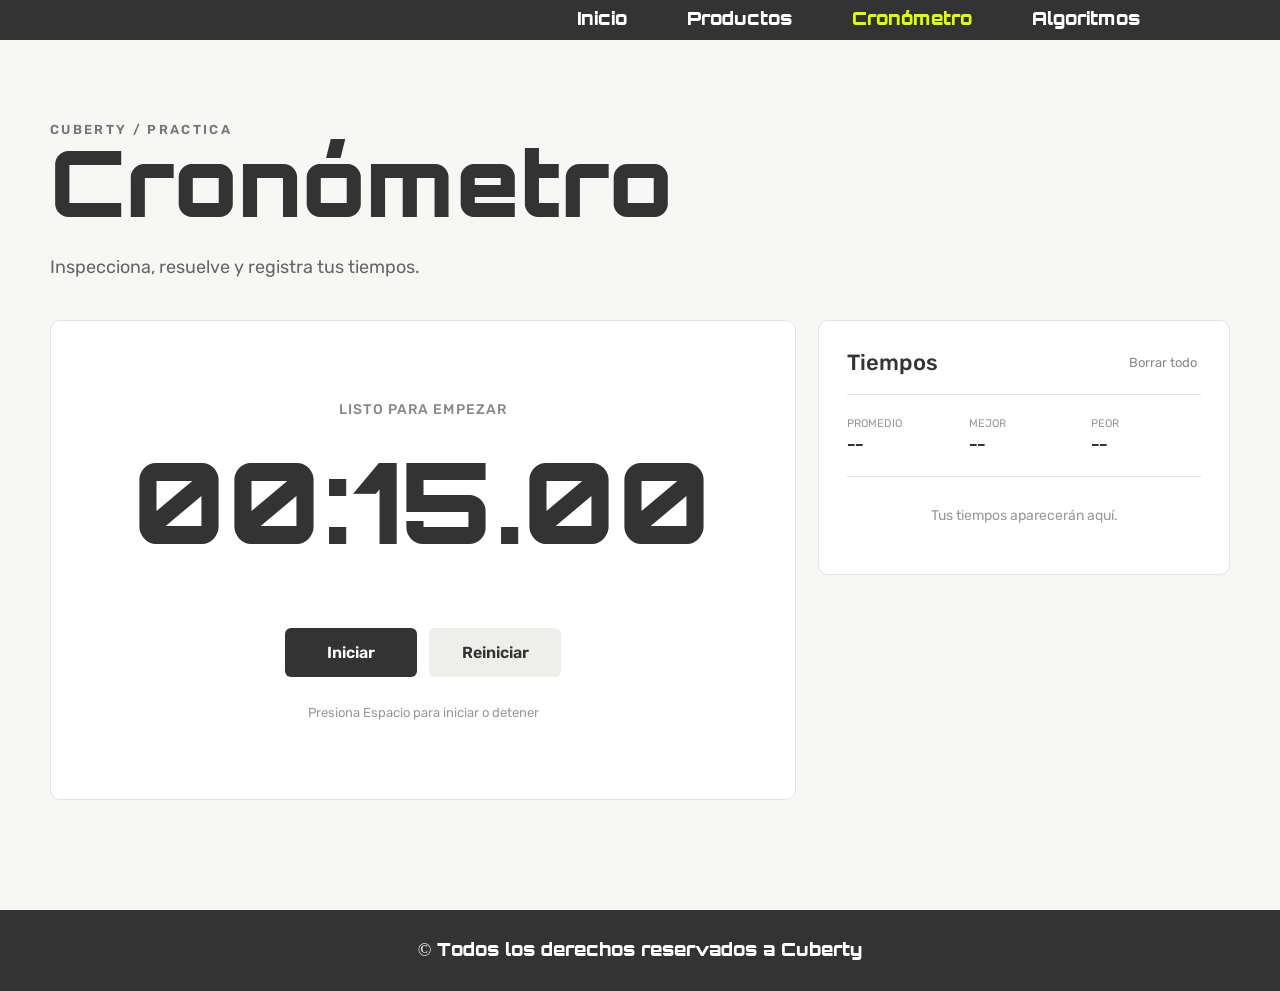
<file: cronometro.html>
<!DOCTYPE html>
<html lang="es">
<head>
    <meta charset="UTF-8">
    <meta name="viewport" content="width=device-width, initial-scale=1.0">
    <link rel="stylesheet" href="style.css">
    <link rel="preconnect" href="https://fonts.googleapis.com">
    <link rel="preconnect" href="https://fonts.gstatic.com" crossorigin>
    <link href="https://fonts.googleapis.com/css2?family=Rubik:wght@400;500;600&display=swap" rel="stylesheet">
    <title>Cronómetro | Cuberty</title>
</head>
<body class="timer-page">
    <nav>
        <ul>
            <li><a href="index.html">Inicio</a></li>
            <li><a href="productos.html">Productos</a></li>
            <li><a class="active" href="cronometro.html">Cronómetro</a></li>
            <li><a href="https://lastcubex.com/algorithms">Algoritmos</a></li>
        </ul>
    </nav>

    <main class="timer-shell">
        <header class="timer-heading">
            <p class="eyebrow">CUBERTY / PRACTICA</p>
            <h1>Cronómetro</h1>
            <p>Inspecciona, resuelve y registra tus tiempos.</p>
        </header>

        <div class="timer-layout">
            <section class="timer-card" aria-labelledby="timer-display">
                <div class="timer-status" id="timer-status" aria-live="polite">Listo para empezar</div>
                <div class="timer-display" id="timer-display" aria-live="off">00:15.00</div>
                <div class="timer-actions">
                    <button class="timer-button timer-button-primary" id="start-button" type="button">Iniciar</button>
                    <button class="timer-button timer-button-secondary" id="reset-button" type="button">Reiniciar</button>
                </div>
                <p class="timer-help">Presiona Espacio para iniciar o detener</p>
            </section>

            <aside class="results-card" aria-labelledby="results-title">
                <div class="results-header">
                    <h2 id="results-title">Tiempos</h2>
                    <button class="clear-button" id="clear-button" type="button">Borrar todo</button>
                </div>
                <div class="stats-grid">
                    <div><span>Promedio</span><strong id="average-time">--</strong></div>
                    <div><span>Mejor</span><strong id="best-time">--</strong></div>
                    <div><span>Peor</span><strong id="worst-time">--</strong></div>
                </div>
                <ol class="times-list" id="times-list">
                    <li class="empty-times">Tus tiempos aparecerán aquí.</li>
                </ol>
            </aside>
        </div>
    </main>

    <footer>
        <p>© Todos los derechos reservados a Cuberty</p>
    </footer>

    <script src="cronometro.js"></script>
</body>
</html>
</file>
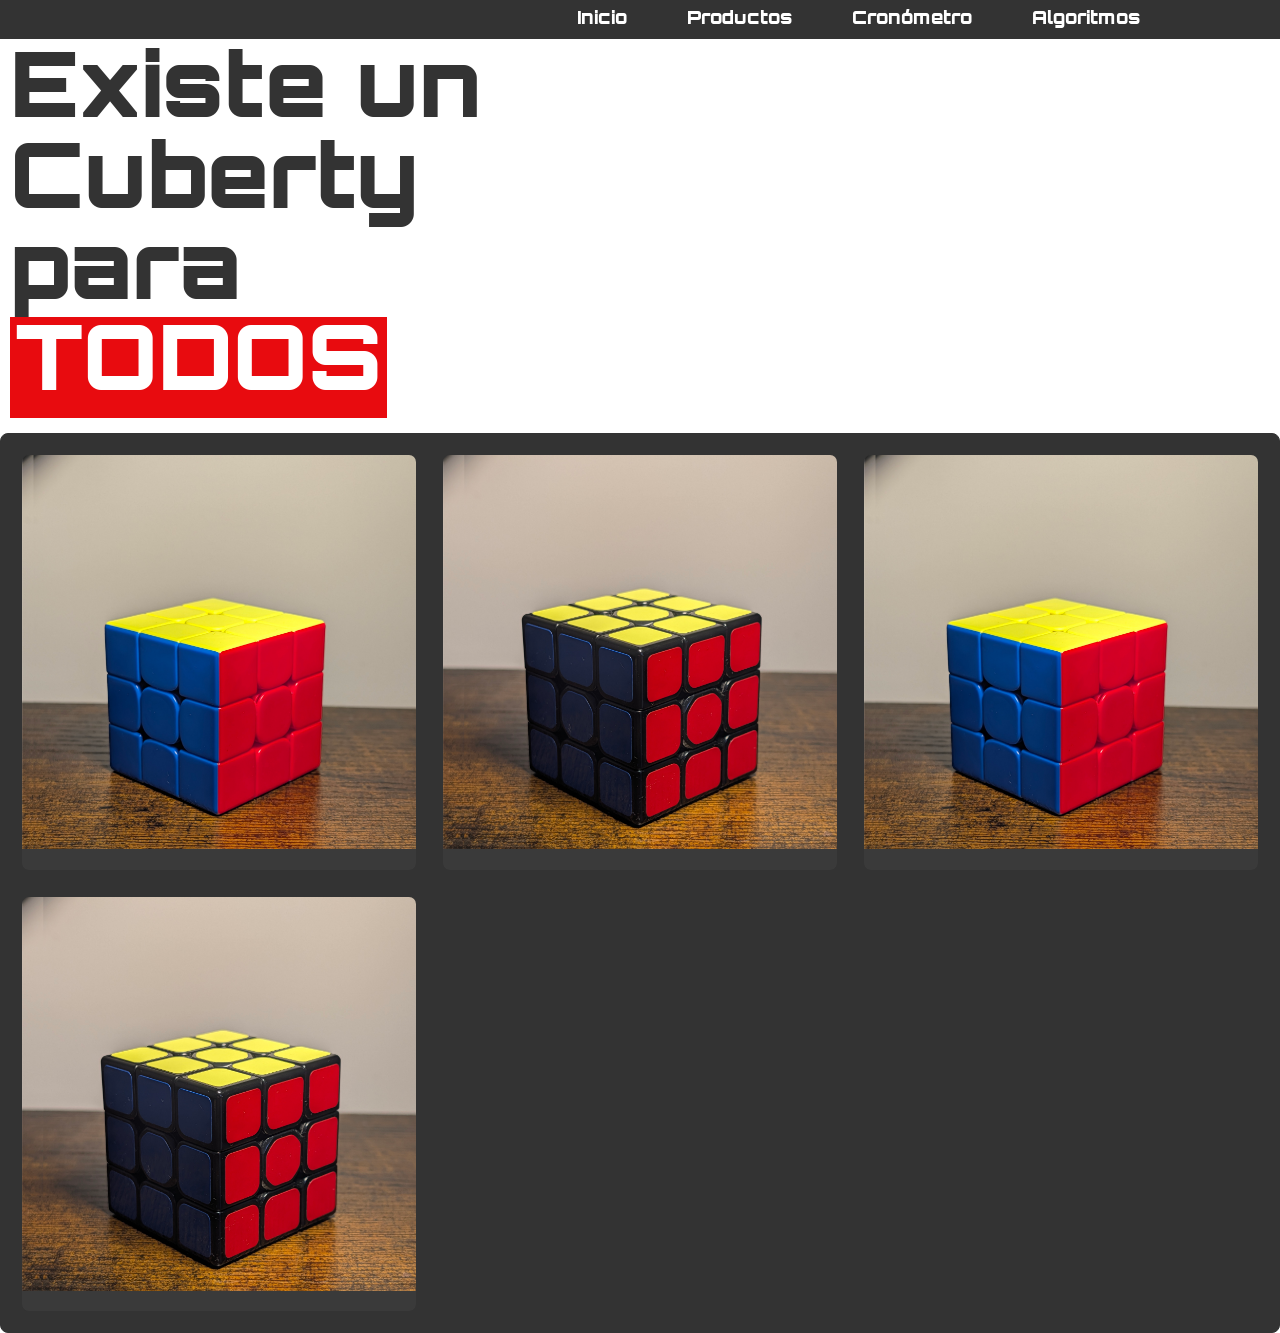
<file: productos.html>
<!DOCTYPE html>
<html lang="en">
<head>
    <meta charset="UTF-8">
    <meta name="viewport" content="width=device-width, initial-scale=1.0">
    <link rel="stylesheet" href="style.css">
    <title>Productos</title>
</head>
<body>
    <!-- Preloader overlay: muestra la animación antes de cargar el contenido -->
    <div id="preloader" style="position:fixed;inset:0;display:flex;align-items:center;justify-content:center;background:#fff;z-index:9999;">
        <img id="preloader-img" src="cubo/3D/5.png" alt="Animación" width="300">
    </div>
    <!-- Contenido principal oculto hasta que termine la animación -->
    <div id="content" style="visibility:hidden;">
        <nav>
            <ul>
                <li><a href="index.html">Inicio</a></li>
                <li><a href="productos.html">Productos</a></li>
                <li><a href="cronometro.html">Cronómetro</a></li>
                <li><a href="https://lastcubex.com/algorithms">Algoritmos</a></li>
            </ul>
        </nav>

        <div class="main-title2">
            <h1 style="color: #333333;">Existe un Cuberty para <span>TODOS</span></h1>
        </div>

        <div class="grid-productos">
            <div class="producto">
                <div class="imgproducto">
                    <img class="imgmain" src="cubo/Fotos/SL1.jpg" alt="Cubo Stickerless">
                    <img class="imghover" src="cubo/Fotos/SL2.jpg" alt="Cubo Stickerless">
                </div>
                <div class="infoproducto">
                    <h3>Cubo 3x3 Stickerless</h3>
                    <p class="precio"> $5000</p>
                    <p>El cubo de Rubik 3x3 sin stickers para un uso profesional</p>
                </div>
            </div>
            <div class="producto">
                <div class="imgproducto">
                    <img class="imgmain" src="cubo/Fotos/B1.jpg" alt="Cubo Negro">
                    <img class="imghover" src="cubo/Fotos/B2.jpg" alt="Cubo Negro">
                </div>
                <div class="infoproducto">
                    <h3>Cubo 3x3 Negro</h3>
                    <p class="precio"> $5000</p>
                    <p>El cubo clásico de Rubik 3x3 para un uso casual</p>
                </div>
            </div>
            <div class="producto">
                <div class="imgproducto">
                    <img class="imgmain" src="cubo/Fotos/SL1.jpg" alt="Cubo Stickerless">
                    <img class="imghover" src="cubo/Fotos/SL2.jpg" alt="Cubo Stickerless">
                </div>
                <div class="infoproducto">
                    <h3>Cubo 3x3 Stickerless</h3>
                    <p class="precio"> $5000</p>
                    <p>El cubo de Rubik 3x3 sin stickers para un uso profesional</p>
                </div>
            </div>
            <div class="producto">
                <div class="imgproducto">
                    <img class="imgmain" src="cubo/Fotos/B1.jpg" alt="Cubo Negro">
                    <img class="imghover" src="cubo/Fotos/B2.jpg" alt="Cubo Negro">
                </div>
                <div class="infoproducto">
                    <h3>Cubo 3x3 Negro</h3>
                    <p class="precio"> $5000</p>
                    <p>El cubo clásico de Rubik 3x3 para un uso casual</p>
                </div>
            </div>
        </div>

    </div>

    <script src="animacionimagen.js"></script>
</body>
</html>
</file>
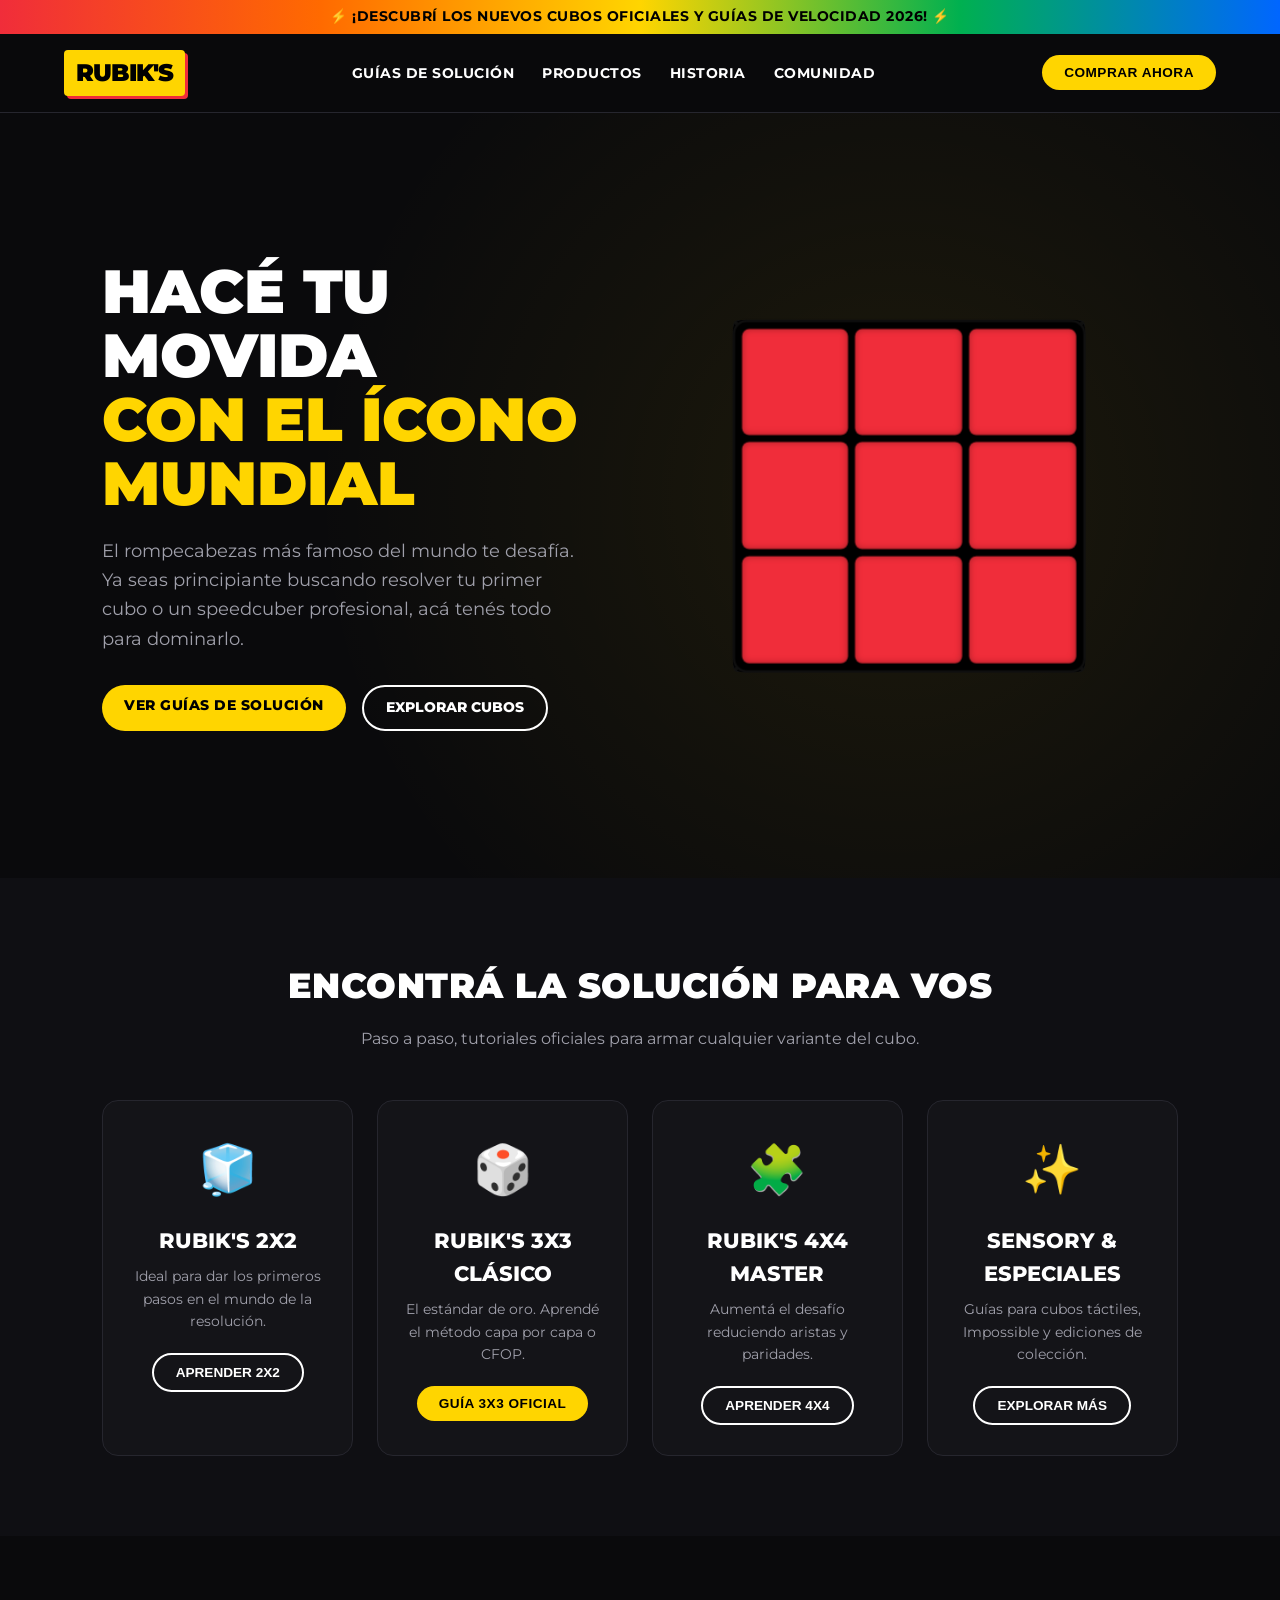
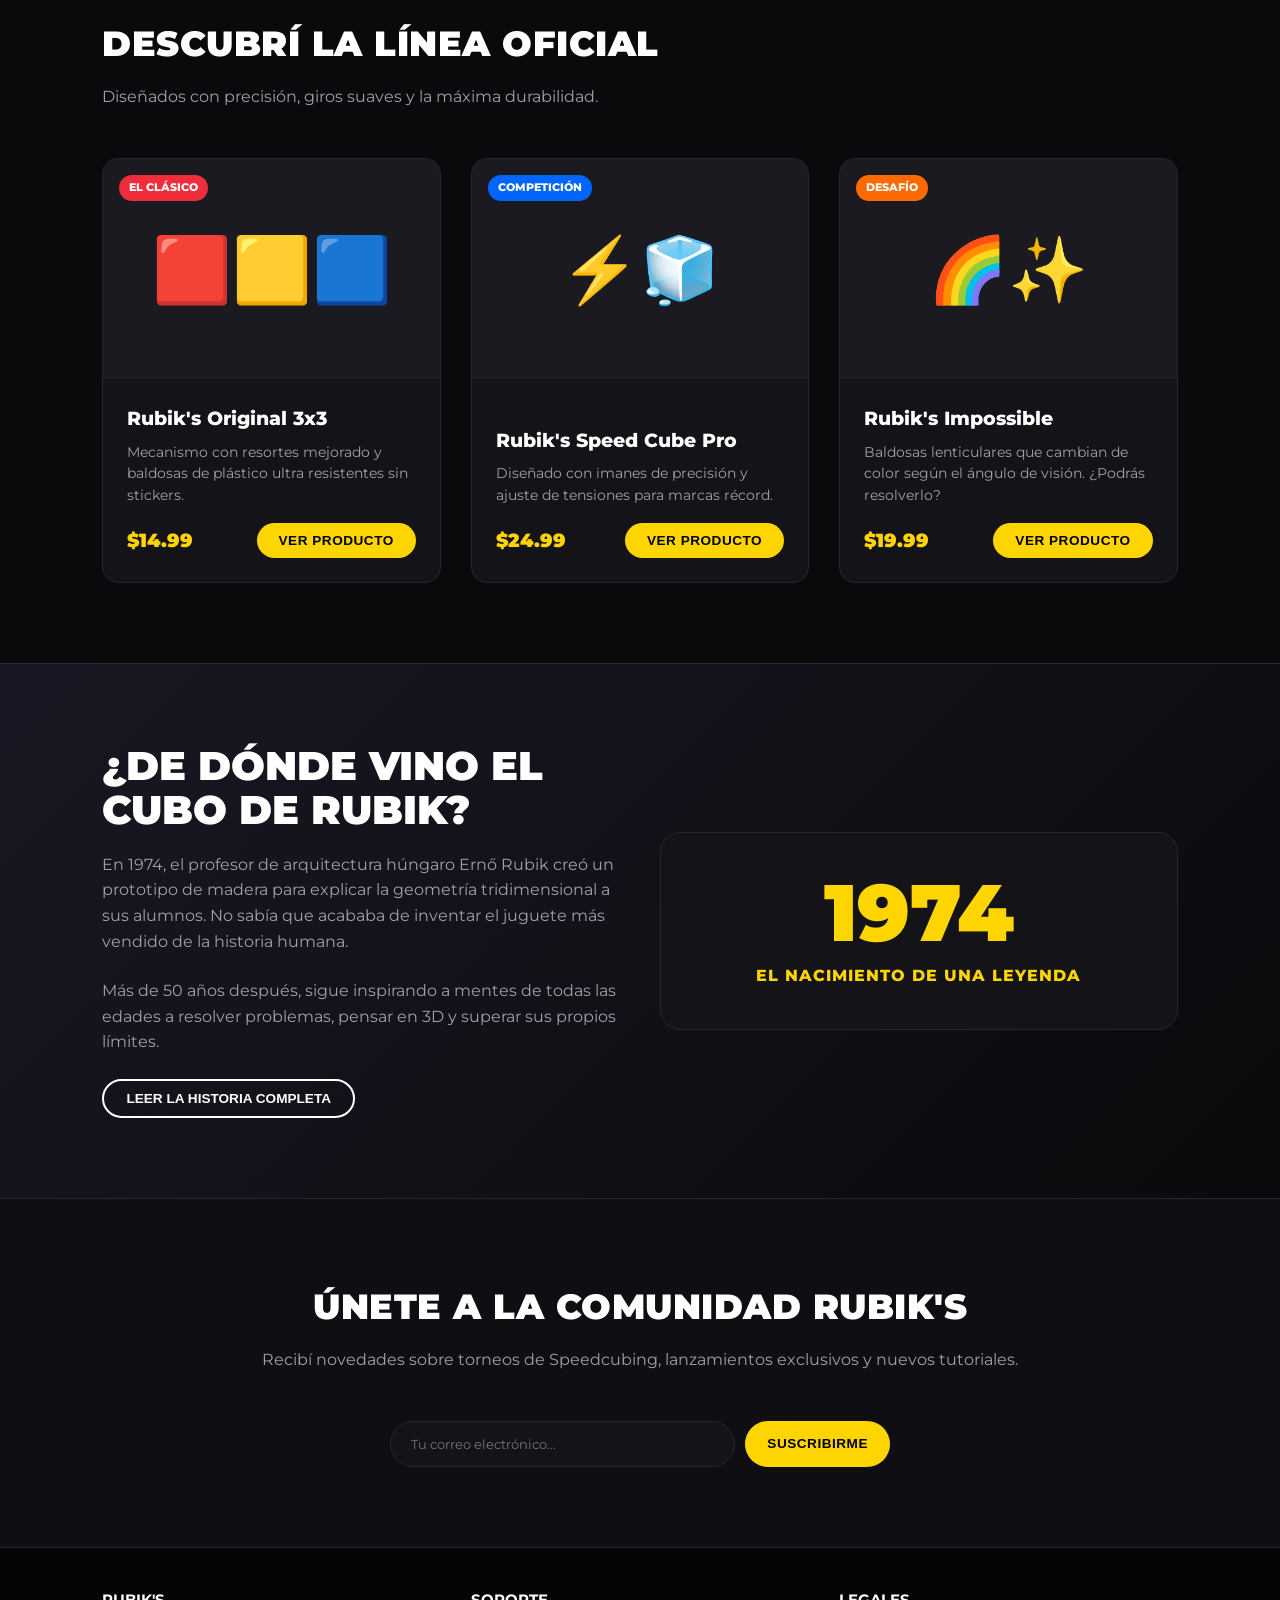
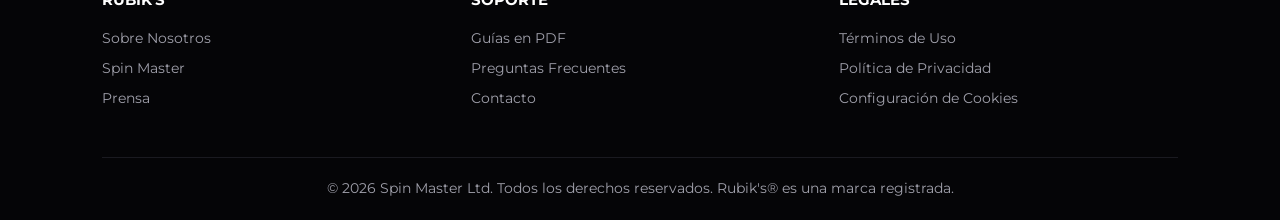
<file: test_1.html>
<!DOCTYPE html>
<html lang="es">
<head>
    <meta charset="UTF-8">
    <meta name="viewport" content="width=device-width, initial-scale=1.0">
    <title>Rubik's Official | Recreación</title>
    <link rel="preconnect" href="https://fonts.googleapis.com">
    <link rel="preconnect" href="https://fonts.gstatic.com" crossorigin>
    <link href="https://fonts.googleapis.com/css2?family=Montserrat:ital,wght@0,400;0,700;0,900;1,900&display=swap" rel="stylesheet">
    <style>
        :root {
            --bg-dark: #0a0a0c;
            --bg-card: #141418;
            --accent-yellow: #ffd500;
            --accent-red: #f02d3a;
            --accent-blue: #0066ff;
            --accent-green: #00b050;
            --accent-orange: #ff6a00;
            --text-main: #ffffff;
            --text-muted: #a0a0ab;
            --border-color: #26262e;
            --font-family: 'Montserrat', sans-serif;
        }

        * {
            box-sizing: border-box;
            margin: 0;
            padding: 0;
        }

        body {
            background-color: var(--bg-dark);
            color: var(--text-main);
            font-family: var(--font-family);
            line-height: 1.6;
            overflow-x: hidden;
        }

        a {
            color: inherit;
            text-decoration: none;
        }

        /* Top Announcement Bar */
        .announcement-bar {
            background: linear-gradient(90deg, var(--accent-red), var(--accent-orange), var(--accent-yellow), var(--accent-green), var(--accent-blue));
            color: #000;
            text-align: center;
            padding: 6px 16px;
            font-size: 0.85rem;
            font-weight: 700;
            letter-spacing: 0.5px;
            text-transform: uppercase;
        }

        /* Header Navigation */
        header {
            position: sticky;
            top: 0;
            z-index: 1000;
            background-color: rgba(10, 10, 12, 0.95);
            backdrop-filter: blur(10px);
            border-bottom: 1px solid var(--border-color);
            display: flex;
            align-items: center;
            justify-content: space-between;
            padding: 16px 5%;
        }

        .logo-container {
            display: flex;
            align-items: center;
            gap: 10px;
        }

        .logo-badge {
            background-color: var(--accent-yellow);
            color: #000;
            font-weight: 900;
            font-size: 1.5rem;
            padding: 4px 12px;
            border-radius: 4px;
            letter-spacing: -1px;
            box-shadow: 3px 3px 0px var(--accent-red);
            display: inline-block;
        }

        .logo-text {
            font-weight: 900;
            font-size: 1.4rem;
            letter-spacing: 1px;
            text-transform: uppercase;
        }

        nav ul {
            display: flex;
            list-style: none;
            gap: 28px;
        }

        nav a {
            font-weight: 700;
            font-size: 0.9rem;
            text-transform: uppercase;
            letter-spacing: 0.5px;
            transition: color 0.2s ease;
        }

        nav a:hover {
            color: var(--accent-yellow);
        }

        .header-actions {
            display: flex;
            align-items: center;
            gap: 16px;
        }

        .btn-primary {
            background-color: var(--accent-yellow);
            color: #000;
            padding: 10px 22px;
            font-weight: 800;
            border-radius: 30px;
            text-transform: uppercase;
            font-size: 0.85rem;
            letter-spacing: 0.5px;
            transition: transform 0.2s ease, box-shadow 0.2s ease;
            border: none;
            cursor: pointer;
        }

        .btn-primary:hover {
            transform: translateY(-2px);
            box-shadow: 0 6px 20px rgba(255, 213, 0, 0.4);
        }

        /* Hero Section */
        .hero {
            display: grid;
            grid-template-columns: 1fr 1fr;
            min-height: 85vh;
            align-items: center;
            padding: 0 8%;
            position: relative;
            background: radial-gradient(circle at 70% 50%, rgba(255, 213, 0, 0.08) 0%, transparent 60%);
        }

        .hero-content h1 {
            font-size: 3.8rem;
            font-weight: 900;
            line-height: 1.05;
            text-transform: uppercase;
            margin-bottom: 20px;
        }

        .hero-content h1 span {
            color: var(--accent-yellow);
            display: block;
        }

        .hero-content p {
            font-size: 1.15rem;
            color: var(--text-muted);
            margin-bottom: 32px;
            max-width: 480px;
        }

        .hero-buttons {
            display: flex;
            gap: 16px;
            flex-wrap: wrap;
        }

        .btn-secondary {
            background-color: transparent;
            color: #fff;
            border: 2px solid #fff;
            padding: 10px 22px;
            font-weight: 800;
            border-radius: 30px;
            text-transform: uppercase;
            font-size: 0.85rem;
            transition: all 0.2s ease;
            cursor: pointer;
        }

        .btn-secondary:hover {
            background-color: #fff;
            color: #000;
        }

        /* Interactive 3D Rubik's Cube Graphic */
        .cube-container {
            width: 300px;
            height: 300px;
            margin: auto;
            perspective: 1000px;
        }

        .cube {
            width: 100%;
            height: 100%;
            position: relative;
            transform-style: preserve-3d;
            animation: rotateCube 16s infinite linear;
            cursor: grab;
        }

        .cube:active {
            cursor: grabbing;
        }

        @keyframes rotateCube {
            0% { transform: rotateX(-20deg) rotateY(0deg); }
            100% { transform: rotateX(-20deg) rotateY(360deg); }
        }

        .face {
            position: absolute;
            width: 300px;
            height: 300px;
            display: grid;
            grid-template-columns: repeat(3, 1fr);
            grid-template-rows: repeat(3, 1fr);
            gap: 6px;
            background-color: #000;
            padding: 6px;
            border-radius: 12px;
            border: 2px solid #111;
            box-shadow: inset 0 0 10px rgba(0,0,0,0.8);
        }

        .sticker {
            border-radius: 6px;
            box-shadow: inset 0 0 5px rgba(0,0,0,0.3);
        }

        .front  { transform: rotateY(0deg) translateZ(150px); }
        .back   { transform: rotateY(180deg) translateZ(150px); }
        .right  { transform: rotateY(90deg) translateZ(150px); }
        .left   { transform: rotateY(-90deg) translateZ(150px); }
        .top    { transform: rotateX(90deg) translateZ(150px); }
        .bottom { transform: rotateX(-90deg) translateZ(150px); }

        .c-red    .sticker { background-color: var(--accent-red); }
        .c-orange .sticker { background-color: var(--accent-orange); }
        .c-yellow .sticker { background-color: var(--accent-yellow); }
        .c-white  .sticker { background-color: #ffffff; }
        .c-blue   .sticker { background-color: var(--accent-blue); }
        .c-green  .sticker { background-color: var(--accent-green); }

        /* Solutions Section */
        .section-solutions {
            padding: 80px 8%;
            background-color: #0f0f13;
            text-align: center;
        }

        .section-title {
            font-size: 2.2rem;
            font-weight: 900;
            text-transform: uppercase;
            margin-bottom: 12px;
            letter-spacing: 0.5px;
        }

        .section-subtitle {
            color: var(--text-muted);
            margin-bottom: 48px;
            font-size: 1rem;
        }

        .solutions-grid {
            display: grid;
            grid-template-columns: repeat(auto-fit, minmax(220px, 1fr));
            gap: 24px;
        }

        .solution-card {
            background-color: var(--bg-card);
            border: 1px solid var(--border-color);
            border-radius: 16px;
            padding: 30px 20px;
            transition: transform 0.3s ease, border-color 0.3s ease;
            display: flex;
            flex-direction: column;
            align-items: center;
        }

        .solution-card:hover {
            transform: translateY(-8px);
            border-color: var(--accent-yellow);
        }

        .card-icon {
            font-size: 3rem;
            margin-bottom: 16px;
        }

        .solution-card h3 {
            font-size: 1.3rem;
            margin-bottom: 8px;
            text-transform: uppercase;
            font-weight: 800;
        }

        .solution-card p {
            color: var(--text-muted);
            font-size: 0.88rem;
            margin-bottom: 20px;
        }

        /* Products Showcase */
        .section-products {
            padding: 80px 8%;
        }

        .products-grid {
            display: grid;
            grid-template-columns: repeat(auto-fit, minmax(260px, 1fr));
            gap: 30px;
            margin-top: 40px;
        }

        .product-card {
            background-color: var(--bg-card);
            border-radius: 16px;
            overflow: hidden;
            border: 1px solid var(--border-color);
            position: relative;
            display: flex;
            flex-direction: column;
            justify-content: space-between;
        }

        .product-badge {
            position: absolute;
            top: 16px;
            left: 16px;
            background-color: var(--accent-red);
            color: #fff;
            font-size: 0.7rem;
            font-weight: 800;
            padding: 4px 10px;
            border-radius: 20px;
            text-transform: uppercase;
        }

        .product-img-box {
            height: 220px;
            display: flex;
            align-items: center;
            justify-content: center;
            background-color: #1a1a20;
            font-size: 4rem;
        }

        .product-info {
            padding: 24px;
        }

        .product-info h3 {
            font-size: 1.2rem;
            font-weight: 800;
            margin-bottom: 8px;
        }

        .product-info p {
            color: var(--text-muted);
            font-size: 0.85rem;
            margin-bottom: 16px;
        }

        .product-bottom {
            display: flex;
            align-items: center;
            justify-content: space-between;
            margin-top: 10px;
        }

        .price {
            font-size: 1.2rem;
            font-weight: 900;
            color: var(--accent-yellow);
        }

        /* History Banner */
        .history-section {
            padding: 80px 8%;
            background: linear-gradient(135deg, #181824 0%, #0a0a0c 100%);
            border-top: 1px solid var(--border-color);
            border-bottom: 1px solid var(--border-color);
            display: grid;
            grid-template-columns: 1fr 1fr;
            gap: 40px;
            align-items: center;
        }

        .history-content h2 {
            font-size: 2.5rem;
            font-weight: 900;
            text-transform: uppercase;
            margin-bottom: 20px;
            line-height: 1.1;
        }

        .history-content p {
            color: var(--text-muted);
            font-size: 1rem;
            margin-bottom: 24px;
        }

        .history-graphic {
            background-color: var(--bg-card);
            border-radius: 20px;
            padding: 40px;
            border: 1px solid var(--border-color);
            text-align: center;
        }

        .year-stat {
            font-size: 5rem;
            font-weight: 900;
            color: var(--accent-yellow);
            line-height: 1;
        }

        /* Newsletter */
        .newsletter-section {
            padding: 80px 8%;
            text-align: center;
            background-color: #0f0f13;
        }

        .newsletter-form {
            display: flex;
            max-width: 500px;
            margin: 24px auto 0;
            gap: 10px;
        }

        .newsletter-input {
            flex: 1;
            padding: 14px 20px;
            border-radius: 30px;
            border: 1px solid var(--border-color);
            background-color: var(--bg-card);
            color: #fff;
            font-family: inherit;
            outline: none;
        }

        .newsletter-input:focus {
            border-color: var(--accent-yellow);
        }

        /* Footer */
        footer {
            padding: 40px 8% 20px;
            background-color: #050507;
            border-top: 1px solid var(--border-color);
            font-size: 0.85rem;
            color: var(--text-muted);
        }

        .footer-grid {
            display: grid;
            grid-template-columns: repeat(auto-fit, minmax(180px, 1fr));
            gap: 30px;
            margin-bottom: 40px;
        }

        .footer-col h4 {
            color: #fff;
            margin-bottom: 16px;
            font-size: 0.95rem;
            text-transform: uppercase;
        }

        .footer-col ul {
            list-style: none;
        }

        .footer-col li {
            margin-bottom: 8px;
        }

        .footer-col a:hover {
            color: var(--accent-yellow);
        }

        .footer-bottom {
            text-align: center;
            padding-top: 20px;
            border-top: 1px solid #1a1a20;
        }

        /* Responsive Breakpoints */
        @media (max-width: 900px) {
            .hero, .history-section {
                grid-template-columns: 1fr;
                text-align: center;
            }

            .hero-content p {
                margin: 0 auto 32px;
            }

            .hero-buttons {
                justify-content: center;
            }

            .cube-container {
                margin-top: 40px;
            }

            nav ul {
                display: none; /* Simplificado para demo */
            }
        }
    </style>
</head>
<body>

    <!-- Barra de anuncio superior -->
    <div class="announcement-bar">
        ⚡ ¡Descubrí los nuevos cubos oficiales y guías de velocidad 2026! ⚡
    </div>

    <!-- Encabezado / Navegación -->
    <header>
        <div class="logo-container">
            <div class="logo-badge">RUBIK'S</div>
        </div>
        <nav>
            <ul>
                <li><a href="#soluciones">Guías de Solución</a></li>
                <li><a href="#productos">Productos</a></li>
                <li><a href="#historia">Historia</a></li>
                <li><a href="#comunidad">Comunidad</a></li>
            </ul>
        </nav>
        <div class="header-actions">
            <button class="btn-primary">Comprar Ahora</button>
        </div>
    </header>

    <!-- Sección Principal (Hero) -->
    <section class="hero">
        <div class="hero-content">
            <h1>Hacé tu movida <span>con el ícono mundial</span></h1>
            <p>El rompecabezas más famoso del mundo te desafía. Ya seas principiante buscando resolver tu primer cubo o un speedcuber profesional, acá tenés todo para dominarlo.</p>
            <div class="hero-buttons">
                <a href="#soluciones" class="btn-primary">Ver Guías de Solución</a>
                <a href="#productos" class="btn-secondary">Explorar Cubos</a>
            </div>
        </div>

        <!-- Render interactivo 3D del Cubo Rubik -->
        <div class="cube-container">
            <div class="cube" id="rubiksCube">
                <!-- Frente (Rojo) -->
                <div class="face front c-red">
                    <div class="sticker"></div><div class="sticker"></div><div class="sticker"></div>
                    <div class="sticker"></div><div class="sticker"></div><div class="sticker"></div>
                    <div class="sticker"></div><div class="sticker"></div><div class="sticker"></div>
                </div>
                <!-- Atrás (Naranja) -->
                <div class="face back c-orange">
                    <div class="sticker"></div><div class="sticker"></div><div class="sticker"></div>
                    <div class="sticker"></div><div class="sticker"></div><div class="sticker"></div>
                    <div class="sticker"></div><div class="sticker"></div><div class="sticker"></div>
                </div>
                <!-- Derecha (Azul) -->
                <div class="face right c-blue">
                    <div class="sticker"></div><div class="sticker"></div><div class="sticker"></div>
                    <div class="sticker"></div><div class="sticker"></div><div class="sticker"></div>
                    <div class="sticker"></div><div class="sticker"></div><div class="sticker"></div>
                </div>
                <!-- Izquierda (Verde) -->
                <div class="face left c-green">
                    <div class="sticker"></div><div class="sticker"></div><div class="sticker"></div>
                    <div class="sticker"></div><div class="sticker"></div><div class="sticker"></div>
                    <div class="sticker"></div><div class="sticker"></div><div class="sticker"></div>
                </div>
                <!-- Arriba (Amarillo) -->
                <div class="face top c-yellow">
                    <div class="sticker"></div><div class="sticker"></div><div class="sticker"></div>
                    <div class="sticker"></div><div class="sticker"></div><div class="sticker"></div>
                    <div class="sticker"></div><div class="sticker"></div><div class="sticker"></div>
                </div>
                <!-- Abajo (Blanco) -->
                <div class="face bottom c-white">
                    <div class="sticker"></div><div class="sticker"></div><div class="sticker"></div>
                    <div class="sticker"></div><div class="sticker"></div><div class="sticker"></div>
                    <div class="sticker"></div><div class="sticker"></div><div class="sticker"></div>
                </div>
            </div>
        </div>
    </section>

    <!-- Guías de Solución -->
    <section class="section-solutions" id="soluciones">
        <h2 class="section-title">Encontrá la solución para vos</h2>
        <p class="section-subtitle">Paso a paso, tutoriales oficiales para armar cualquier variante del cubo.</p>
        
        <div class="solutions-grid">
            <div class="solution-card">
                <div class="card-icon">🧊</div>
                <h3>Rubik's 2x2</h3>
                <p>Ideal para dar los primeros pasos en el mundo de la resolución.</p>
                <button class="btn-secondary">Aprender 2x2</button>
            </div>
            <div class="solution-card">
                <div class="card-icon">🎲</div>
                <h3>Rubik's 3x3 Clásico</h3>
                <p>El estándar de oro. Aprendé el método capa por capa o CFOP.</p>
                <button class="btn-primary">Guía 3x3 Oficial</button>
            </div>
            <div class="solution-card">
                <div class="card-icon">🧩</div>
                <h3>Rubik's 4x4 Master</h3>
                <p>Aumentá el desafío reduciendo aristas y paridades.</p>
                <button class="btn-secondary">Aprender 4x4</button>
            </div>
            <div class="solution-card">
                <div class="card-icon">✨</div>
                <h3>Sensory & Especiales</h3>
                <p>Guías para cubos táctiles, Impossible y ediciones de colección.</p>
                <button class="btn-secondary">Explorar Más</button>
            </div>
        </div>
    </section>

    <!-- Catálogo Destacado -->
    <section class="section-products" id="productos">
        <h2 class="section-title">Descubrí la Línea Oficial</h2>
        <p class="section-subtitle">Diseñados con precisión, giros suaves y la máxima durabilidad.</p>

        <div class="products-grid">
            <div class="product-card">
                <span class="product-badge">El Clásico</span>
                <div class="product-img-box">🟥🟨🟦</div>
                <div class="product-info">
                    <h3>Rubik's Original 3x3</h3>
                    <p>Mecanismo con resortes mejorado y baldosas de plástico ultra resistentes sin stickers.</p>
                    <div class="product-bottom">
                        <span class="price">$14.99</span>
                        <button class="btn-primary">Ver Producto</button>
                    </div>
                </div>
            </div>

            <div class="product-card">
                <span class="product-badge" style="background-color: var(--accent-blue);">Competición</span>
                <div class="product-img-box">⚡🧊</div>
                <div class="product-info">
                    <h3>Rubik's Speed Cube Pro</h3>
                    <p>Diseñado con imanes de precisión y ajuste de tensiones para marcas récord.</p>
                    <div class="product-bottom">
                        <span class="price">$24.99</span>
                        <button class="btn-primary">Ver Producto</button>
                    </div>
                </div>
            </div>

            <div class="product-card">
                <span class="product-badge" style="background-color: var(--accent-orange);">Desafío</span>
                <div class="product-img-box">🌈✨</div>
                <div class="product-info">
                    <h3>Rubik's Impossible</h3>
                    <p>Baldosas lenticulares que cambian de color según el ángulo de visión. ¿Podrás resolverlo?</p>
                    <div class="product-bottom">
                        <span class="price">$19.99</span>
                        <button class="btn-primary">Ver Producto</button>
                    </div>
                </div>
            </div>
        </div>
    </section>

    <!-- Historia -->
    <section class="history-section" id="historia">
        <div class="history-content">
            <h2>¿De dónde vino el Cubo de Rubik?</h2>
            <p>En 1974, el profesor de arquitectura húngaro Ernő Rubik creó un prototipo de madera para explicar la geometría tridimensional a sus alumnos. No sabía que acababa de inventar el juguete más vendido de la historia humana.</p>
            <p>Más de 50 años después, sigue inspirando a mentes de todas las edades a resolver problemas, pensar en 3D y superar sus propios límites.</p>
            <button class="btn-secondary">Leer la Historia Completa</button>
        </div>
        <div class="history-graphic">
            <div class="year-stat">1974</div>
            <p style="text-transform: uppercase; font-weight: 800; letter-spacing: 1px; color: var(--accent-yellow); margin-top: 10px;">
                El nacimiento de una leyenda
            </p>
        </div>
    </section>

    <!-- Newsletter -->
    <section class="newsletter-section" id="comunidad">
        <h2 class="section-title">Únete a la Comunidad Rubik's</h2>
        <p class="section-subtitle">Recibí novedades sobre torneos de Speedcubing, lanzamientos exclusivos y nuevos tutoriales.</p>
        <form class="newsletter-form" onsubmit="event.preventDefault(); alert('¡Gracias por suscribirte!');">
            <input type="email" class="newsletter-input" placeholder="Tu correo electrónico..." required>
            <button type="submit" class="btn-primary">Suscribirme</button>
        </form>
    </section>

    <!-- Pie de página -->
    <footer>
        <div class="footer-grid">
            <div class="footer-col">
                <h4>Rubik's</h4>
                <ul>
                    <li><a href="#">Sobre Nosotros</a></li>
                    <li><a href="#">Spin Master</a></li>
                    <li><a href="#">Prensa</a></li>
                </ul>
            </div>
            <div class="footer-col">
                <h4>Soporte</h4>
                <ul>
                    <li><a href="#">Guías en PDF</a></li>
                    <li><a href="#">Preguntas Frecuentes</a></li>
                    <li><a href="#">Contacto</a></li>
                </ul>
            </div>
            <div class="footer-col">
                <h4>Legales</h4>
                <ul>
                    <li><a href="#">Términos de Uso</a></li>
                    <li><a href="#">Política de Privacidad</a></li>
                    <li><a href="#">Configuración de Cookies</a></li>
                </ul>
            </div>
        </div>
        <div class="footer-bottom">
            <p>© 2026 Spin Master Ltd. Todos los derechos reservados. Rubik's® es una marca registrada.</p>
        </div>
    </footer>

    <!-- Script interacción simple con el cubo -->
    <script>
        const cube = id = document.getElementById('rubiksCube');
        let isDragging = false;
        let previousMousePosition = { x: 0, y: 0 };
        let currentRotation = { x: -20, y: 0 };

        document.addEventListener('mousedown', (e) => {
            isDragging = true;
            previousMousePosition = { x: e.clientX, y: e.clientY };
            cube.style.animation = 'none'; // Detener animación automática al interactuar
        });

        document.addEventListener('mousemove', (e) => {
            if (!isDragging) return;

            const deltaMove = {
                x: e.clientX - previousMousePosition.x,
                y: e.clientY - previousMousePosition.y
            };

            currentRotation.y += deltaMove.x * 0.5;
            currentRotation.x -= deltaMove.y * 0.5;

            cube.style.transform = `rotateX(${currentRotation.x}deg) rotateY(${currentRotation.y}deg)`;
            previousMousePosition = { x: e.clientX, y: e.clientY };
        });

        document.addEventListener('mouseup', () => {
            isDragging = false;
        });
    </script>
</body>
</html>
</file>
<file: style.css>
:root {
  --color-1: #0166D8;
  --color-2: #04BF33;
  --color-3: #E80B0F;
  --color-4: #FFF002;
}
@font-face {
    font-family:"Orbitron Black";
    src:url("fonts/orbitron-black.woff") format("woff"),
        url("fonts/orbitron-black.ttf") format("truetype");
    font-weight:normal;
    font-style:normal;
}

* {
    margin: 0;
    padding: 0;
    box-sizing: border-box;
    
}
html{
    scroll-behavior: smooth;
}


nav {
    background-color: #333333;
    color: #fff;
    padding: 10px;
    width: 100%;
    display: flex;
    justify-content: center;
    align-items: center;
    box-sizing: border-box;
}


nav ul {
    list-style: none;
    display: flex;
    justify-content: right;
    align-items: center;
    width: 100%;
    margin-right: 100px;
    padding: 0;
    gap: 20px;
}

nav a {
    color: #fff;
    text-decoration: none;
    margin-right: 10px;
    font-weight: 500;
}

nav li:nth-child(4n + 1) a:hover { background-color: var(--color-1); }
nav li:nth-child(4n + 2) a:hover { background-color: var(--color-2); }
nav li:nth-child(4n + 3) a:hover { background-color: var(--color-3); }
nav li:nth-child(4n + 4) a:hover { background-color: var(--color-4); }

nav ul li {
    display: inline-block;
    margin-right: 10px;
}

h1 {
    font-family: "Orbitron Black", sans-serif;   
    font-size: 100px;
    margin-bottom: 10px;
    color: #fff;
    padding: 10px;
}

a{
    font-family: 'Orbitron Black', sans-serif;
    font-size: 18px;
    font-weight: 500;
    color: #fff;
    padding: 10px;
}


.principal {
    padding: 50px;
    display: flex;
    justify-content: center;
    align-items: top;
    height: 100vh;
    gap: 20%;
    margin: 30px;
    
}

.main-title h1 {
    color: #fff;
    font-size: 12vh;
}
.main-title2{
    margin-right: 700px;
}
.main-title2 h1 {
    font-size: 10vh;
}

.main-title2 span {
    color: #fff;
    background-color: var(--color-3);
    padding: 5px;
}

.main-title span {
    color: #fff;
    background-color: var(--color-1);
    padding: 5px;
}

.main-image {
    margin-right: 100px;
}

.background {
    z-index: -1;
    position: relative;
    margin: 0;
    height: 10px;
    
}

.parte_para_ir_a_productos {
    display: flex;
    justify-content: center;
    align-items: center;
    height: 90vh;
    gap: 15%;
    margin-right: 10px;
}
.parte_para_ir_a_productos h2{
    font-family: 'Orbitron Black', sans-serif;
    font-size: 70px;
    font-weight: 500;
    color:black;
    padding: 3px;
}
.parte_para_ir_a_productos p{
    font-family: 'Orbitron Black', sans-serif;
    font-size: 20px;
    font-weight: 500;
    color:black;
    padding: 10px;
}
.imagen_izquierda {
    margin-left: 100px;
}
.texto_derecha span {
    color: #fff;
    background-color: var(--color-2);
    padding: 5px;
}

.texto_derecha .mi-boton {
    background-color: #333333;
    color: #fff;
    padding: 20px 30px;
    border: none;
    border-radius: 8px;
    font-family: 'Orbitron Black', sans-serif;
    font-size: 18px;
    font-weight: 500;
    z-index: 10;
    
    display: inline-block;
    text-decoration: none;

    transition: background-color 0.3s ease, color 0.3s ease;
}

.texto_derecha .mi-boton:hover {
    background-color: #ddff00;
    color: #333333;
    cursor: pointer;
}
.imagen_izquierda {
  width: 1200px;        
  height: 800px;       
  overflow: hidden;   
  border-radius: 8px;  
}
.imagen_izquierda img {
  width: 100%;
  height: 100%;

  object-fit: cover;   
  transform: scale(1.2);     
}


.parte_para_ir_a_algoritmos {
    display: flex;
    justify-content: center;
    align-items: center;
    height: 90vh;
    gap: 15%;
    padding-top: 30%;
    padding-right: 10%;
    padding-left: 10%;
}

.parte_para_ir_a_algoritmos h2 {
    font-family: 'Orbitron Black', sans-serif;
    font-size: 70px;
    font-weight: 500;
    color:black;
    padding: 3px;
}
.parte_para_ir_a_algoritmos p {
    font-family: 'Orbitron Black', sans-serif;
    font-size: 20px;
    font-weight: 500;
    color:black;   
    padding: 10px;
}

.imagen_derecha {
  width: 1200px;        
  height: 800px;       
  overflow: hidden;   
  border-radius: 8px;  
}
.imagen_derecha img {
  width: 100%;
  height: 100%;

  object-fit: cover;   
  transform: scale(1.2);     
}
.texto_izquierda span {
    color: #fff;
    background-color: var(--color-3);
    padding: 5px;
}

.texto_izquierda .mi-boton2 {
    background-color: #333333;
    color: #fff;
    padding: 20px 30px;
    border: none;
    border-radius: 8px;
    font-family: 'Orbitron Black', sans-serif;
    font-size: 18px;
    font-weight: 500;
    z-index: 10;
    
    display: inline-block;
    text-decoration: none;

    transition: background-color 0.3s ease, color 0.3s ease;
}

.texto_izquierda .mi-boton2:hover {
    background-color: #ddff00;
    color: #333333;
    cursor: pointer;
}

.loop-texto1{
    display: flex;
    overflow: hidden;
    white-space: nowrap; 
    width: 100%;
    margin-top: 400px;
    margin-bottom: 15px;
}
.loop-texto {
    color: #333333;
    font-family: 'Orbitron Black', sans-serif;
    font-size: 100px;
    margin-top: 100px;
    text-align: right;
    animation: mover 5s infinite linear; 
    font-weight: 600;
}

@keyframes mover {
    from {
        transform: translateX(0%);
    }
    to {
        transform: translateX(-100%);
    }
}


.contenedorRojo {

    width: 100%;
    background-color: #333333;
    border-top: 15px solid red;
    border-bottom: 15px solid red;
    align-items: center;
  

}
.contenedorRojo p {
    margin-top: 20px;
    color: #fff;
    text-align: center;
    font-family: 'Orbitron Black';
    font-size: 80px;
}

.spacer {
    margin-top: 10%;
    margin-bottom: -5%;
    width: 100%;
    overflow: hidden;
}
.spacer img {
    width: 100%;
    max-width: 100%;
    height: auto;
    display: block;
}

.images2 {
    display: flex;
    text-align: center;
    justify-content: center;
    gap: 15px;
    
}

.images {
    display: flex;
    align-items: center;
    justify-content: center;
    gap: 15px;
    margin-bottom: 20px;

    transform: scale(1);
}
.images:hover {
    transform: scale(1.2);
}


@keyframes mover {
    from {
        transform: translateX(0%);
    }
    to {
        transform: translateX(-100%);
    }
}


.parte_para_ir_a_cronometro {
    display: flex;
    justify-content: center;
    align-items: center;
    height: 90vh;
    gap: 10%;
    margin-right: 10px;
}

.parte_para_ir_a_cronometro h2{
    font-family: 'Orbitron Black', sans-serif;
    font-size: 70px;
    font-weight: 500;
    color:black;
    padding: 3px;
}
.parte_para_ir_a_cronometro p{
    font-family: 'Orbitron Black', sans-serif;
    font-size: 20px;
    font-weight: 500;
    color:black;
    padding: 10px;
}

.imagen_izquierda1 {
  width: 700px;        
  height: 600px;       
  overflow: hidden;   
  border-radius: 8px;  
  margin-left: 20vh;
}
.imagen_izquierda1 img {
  width: 100%;
  height: 100%;

  object-fit: cover;   
  transform: scale(1.2);     
}

footer {
    background-color: #333333;
    padding: 30px;
}
footer p {
    color: #fff;
    text-align: center;
    font-family: 'Orbitron Black';
    font-size: 18px;
}

/* Timer */
.timer-page {
    min-height: 100vh;
    background: #f7f7f5;
    color: #333333;
    font-family: "Rubik", sans-serif;
}

.timer-page nav {
    background: #333333;
}

.timer-page nav a.active {
    color: #ddff00;
}

.timer-shell {
    width: min(1180px, calc(100% - 48px));
    margin: 0 auto;
    padding: 82px 0 110px;
}

.timer-heading {
    margin-bottom: 42px;
}

.timer-heading .eyebrow {
    color: #777777;
    font-size: 13px;
    font-weight: 600;
    letter-spacing: 0.18em;
    margin-bottom: 14px;
}

.timer-heading h1 {
    color: #333333;
    font-size: clamp(48px, 8vw, 92px);
    line-height: 0.95;
    padding: 0;
    margin-bottom: 18px;
}

.timer-heading > p:last-child {
    color: #666666;
    font-size: 18px;
}

.timer-layout {
    display: grid;
    grid-template-columns: minmax(0, 1.45fr) minmax(300px, 0.8fr);
    gap: 22px;
    align-items: start;
}

.timer-card,
.results-card {
    background: #ffffff;
    border: 1px solid #e3e3df;
    border-radius: 10px;
}

.timer-card {
    min-height: 480px;
    display: flex;
    flex-direction: column;
    align-items: center;
    justify-content: center;
    padding: 48px 24px;
}

.timer-status {
    color: #888888;
    font-size: 14px;
    font-weight: 500;
    letter-spacing: 0.08em;
    text-transform: uppercase;
}

.timer-display {
    color: #333333;
    font-family: "Orbitron Black", sans-serif;
    font-size: clamp(56px, 9vw, 112px);
    letter-spacing: 0.02em;
    line-height: 1.25;
    margin: 28px 0 42px;
}

.timer-actions {
    display: flex;
    gap: 12px;
}

.timer-button {
    border: 0;
    border-radius: 6px;
    cursor: pointer;
    font: 600 16px "Rubik", sans-serif;
    min-width: 132px;
    padding: 15px 24px;
    transition: background-color 160ms ease, color 160ms ease;
}

.timer-button-primary {
    background: #333333;
    color: #ffffff;
}

.timer-button-primary:hover,
.timer-button-primary:focus-visible {
    background: #ddff00;
    color: #333333;
}

.timer-button-secondary {
    background: #eeeeeb;
    color: #333333;
}

.timer-button-secondary:hover,
.timer-button-secondary:focus-visible {
    background: #ddddda;
}

.timer-help {
    color: #999999;
    font-size: 13px;
    margin-top: 28px;
}

.results-card {
    padding: 28px;
}

.results-header {
    align-items: center;
    border-bottom: 1px solid #e3e3df;
    display: flex;
    justify-content: space-between;
    padding-bottom: 18px;
}

.results-header h2 {
    font-size: 22px;
    font-weight: 500;
}

.clear-button {
    background: none;
    border: 0;
    color: #888888;
    cursor: pointer;
    font: 13px "Rubik", sans-serif;
    padding: 4px;
}

.clear-button:hover,
.clear-button:focus-visible {
    color: #333333;
}

.stats-grid {
    display: grid;
    grid-template-columns: repeat(3, 1fr);
    gap: 12px;
    padding: 22px 0;
}

.stats-grid div {
    min-width: 0;
}

.stats-grid span {
    color: #999999;
    display: block;
    font-size: 11px;
    margin-bottom: 8px;
    text-transform: uppercase;
}

.stats-grid strong {
    color: #333333;
    display: block;
    font: 16px "Orbitron Black", sans-serif;
    white-space: nowrap;
}

.times-list {
    border-top: 1px solid #e3e3df;
    list-style: none;
    margin: 0;
    max-height: 270px;
    overflow-y: auto;
    padding: 8px 0 0;
}

.times-list li {
    align-items: center;
    border-bottom: 1px solid #eeeeeb;
    display: flex;
    justify-content: space-between;
    padding: 13px 4px;
}

.times-list li span {
    color: #999999;
    font-size: 13px;
}

.times-list li strong {
    font: 15px "Orbitron Black", sans-serif;
}

.times-list .empty-times {
    border: 0;
    color: #999999;
    display: block;
    font-size: 14px;
    padding: 22px 4px;
    text-align: center;
}

@media (max-width: 760px) {
    .timer-page nav ul {
        justify-content: center;
        margin-right: 0;
        gap: 4px;
    }

    .timer-page nav a {
        font-size: 14px;
        padding: 6px;
    }

    .timer-shell {
        width: min(100% - 28px, 560px);
        padding: 52px 0 72px;
    }

    .timer-layout {
        grid-template-columns: 1fr;
    }

    .timer-card {
        min-height: 390px;
    }

    .timer-display {
        font-size: clamp(42px, 13vw, 76px);
    }
}


.grid-productos {
    padding: 50px;
    display: flex;
    height: 100vh;
    gap: 20%;
    background-color: #333333;
    border: 1px solid #333333;
    border-radius: 8px;
    overflow: hidden;
    color: #fff;
    text-align: center;
    font-family: 'Orbitron Black';
    font-size: 18px;
}

.grid-productos {
    display: grid;
    grid-template-columns: repeat(auto-fill, minmax(300px, 1fr));
    gap: 25px;
    padding: 20px;
}

.producto {
    border: 1px solid #333333;
    border-radius: 8px;
    overflow: hidden;
    text-align: center;
    background: #3a3a3a;
    transition: all 0.5s ease;
}

.imgproducto {
    position: relative;
    width: 100%;
    aspect-ratio: 1 / 1;
}

.imgproducto img {
    width: 100%;
    height: 100%;
    object-fit: cover;
    display: block;
}

.imghover {
    position: absolute;
    top: 0;
    left: 0;
    opacity: 0;
    transition: opacity 0.3s ease-in-out;
}

.producto:hover .imghover {
    opacity: 1;
}

.producto:nth-child(4n + 1):hover { background-color: var(--color-1); }
.producto:nth-child(4n + 2):hover { background-color: var(--color-2); }
.producto:nth-child(4n + 3):hover { background-color: var(--color-3); }
.producto:nth-child(4n + 4):hover { background-color: var(--color-4); }

.infoproducto {
    padding: 25px;
}

.precio {
    background-color: #777777;
    margin-top: 30px;
    font-size: 5vh;
    transition: background-color 0.3s ease-in-out;
}

.infoproducto p {
    padding: 20px;
    font-family: sans-serif;
}
</file>
